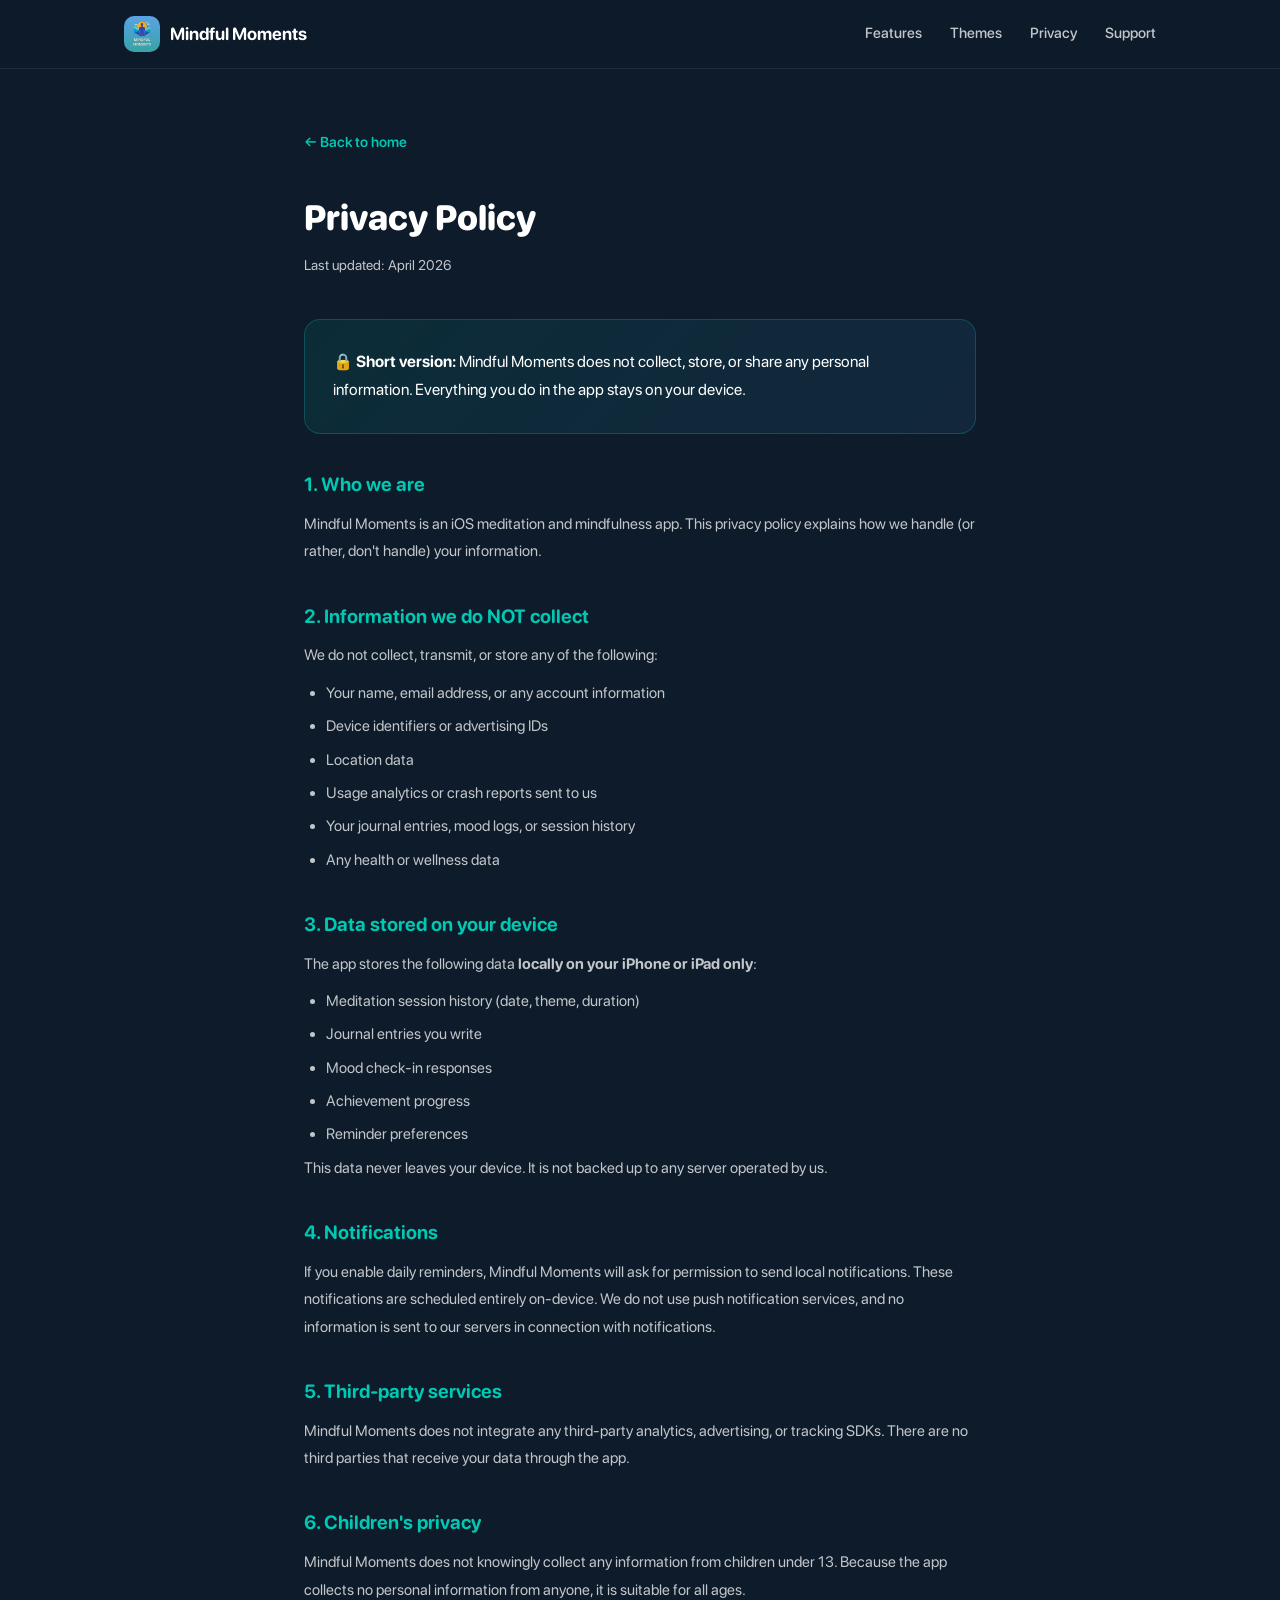
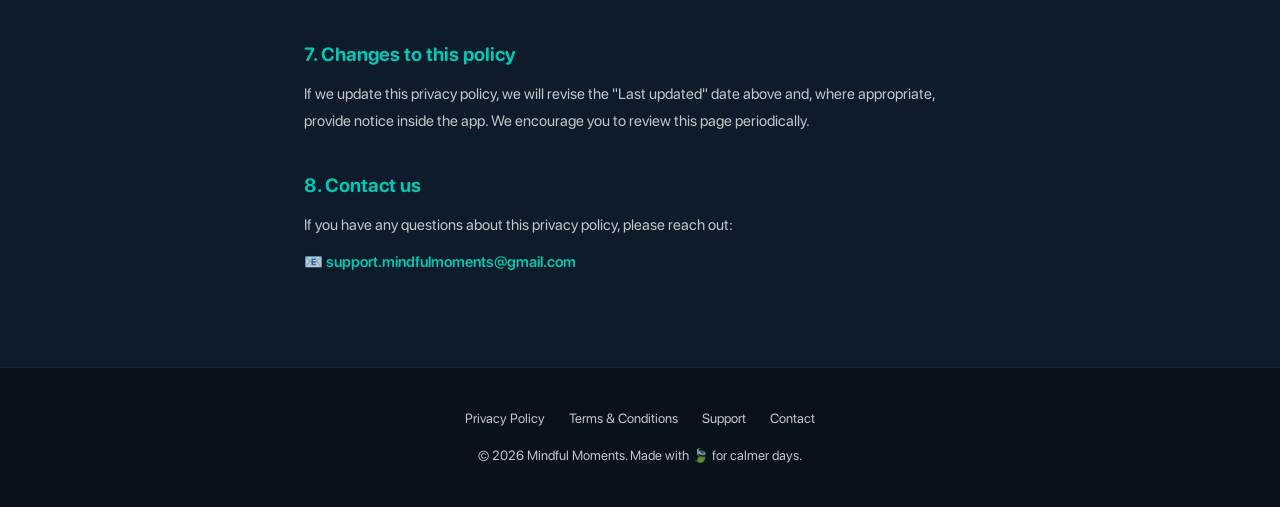
<file: website/website/privacy.html>
<!doctype html>
<html lang="en">
  <head>
    <meta charset="UTF-8" />
    <meta name="viewport" content="width=device-width, initial-scale=1.0" />
    <title>Privacy Policy — Mindful Moments</title>
    <meta
      name="description"
      content="Mindful Moments privacy policy. We collect no personal data. Everything stays on your device."
    />
    <link rel="stylesheet" href="style.css" />
    <style>
      .policy-wrap {
        max-width: 720px;
        margin: 0 auto;
        padding: 60px 24px 80px;
      }
      .policy-wrap h1 {
        font-size: 2.2rem;
        font-weight: 800;
        margin-bottom: 8px;
      }
      .policy-wrap .date {
        color: var(--text-muted);
        font-size: 0.88rem;
        margin-bottom: 40px;
      }
      .policy-wrap h2 {
        font-size: 1.2rem;
        font-weight: 700;
        margin: 36px 0 10px;
        color: var(--teal);
      }
      .policy-wrap p,
      .policy-wrap li {
        color: var(--text-muted);
        line-height: 1.8;
        font-size: 0.95rem;
        margin-bottom: 10px;
      }
      .policy-wrap ul {
        padding-left: 22px;
      }
      .policy-wrap ul li {
        margin-bottom: 6px;
      }
      .back-link {
        display: inline-flex;
        align-items: center;
        gap: 8px;
        color: var(--teal);
        font-weight: 600;
        font-size: 0.9rem;
        margin-bottom: 36px;
      }
      .back-link:hover {
        text-decoration: underline;
      }
      .highlight-box {
        background: linear-gradient(
          135deg,
          rgba(0, 200, 179, 0.1),
          rgba(74, 144, 226, 0.1)
        );
        border: 1px solid rgba(0, 200, 179, 0.25);
        border-radius: 16px;
        padding: 28px 28px;
        margin: 32px 0 0;
      }
      .highlight-box p {
        margin: 0;
        font-size: 1rem;
        color: var(--text-light);
      }
    </style>
  </head>
  <body>
    <!-- ── Navigation ── -->
    <nav>
      <div class="nav-inner">
        <div class="nav-logo">
          <img class="logo-icon" src="Images/Mindful_Moments_%20App_Icon.png" alt="Mindful Moments app icon" />
          Mindful Moments
        </div>
        <div class="nav-links">
          <a href="index.html#features">Features</a>
          <a href="index.html#themes">Themes</a>
          <a href="index.html#privacy">Privacy</a>
          <a href="index.html#support">Support</a>
        </div>
      </div>
    </nav>

    <div class="policy-wrap">
      <a href="index.html" class="back-link">← Back to home</a>

      <h1>Privacy Policy</h1>
      <p class="date">Last updated: April 2026</p>

      <div class="highlight-box">
        <p>
          🔒 <strong>Short version:</strong> Mindful Moments does not collect,
          store, or share any personal information. Everything you do in the app
          stays on your device.
        </p>
      </div>

      <h2>1. Who we are</h2>
      <p>
        Mindful Moments is an iOS meditation and mindfulness app. This privacy
        policy explains how we handle (or rather, don't handle) your
        information.
      </p>

      <h2>2. Information we do NOT collect</h2>
      <p>We do not collect, transmit, or store any of the following:</p>
      <ul>
        <li>Your name, email address, or any account information</li>
        <li>Device identifiers or advertising IDs</li>
        <li>Location data</li>
        <li>Usage analytics or crash reports sent to us</li>
        <li>Your journal entries, mood logs, or session history</li>
        <li>Any health or wellness data</li>
      </ul>

      <h2>3. Data stored on your device</h2>
      <p>
        The app stores the following data
        <strong>locally on your iPhone or iPad only</strong>:
      </p>
      <ul>
        <li>Meditation session history (date, theme, duration)</li>
        <li>Journal entries you write</li>
        <li>Mood check-in responses</li>
        <li>Achievement progress</li>
        <li>Reminder preferences</li>
      </ul>
      <p>
        This data never leaves your device. It is not backed up to any server
        operated by us.
      </p>

      <h2>4. Notifications</h2>
      <p>
        If you enable daily reminders, Mindful Moments will ask for permission
        to send local notifications. These notifications are scheduled entirely
        on-device. We do not use push notification services, and no information
        is sent to our servers in connection with notifications.
      </p>

      <h2>5. Third-party services</h2>
      <p>
        Mindful Moments does not integrate any third-party analytics,
        advertising, or tracking SDKs. There are no third parties that receive
        your data through the app.
      </p>

      <h2>6. Children's privacy</h2>
      <p>
        Mindful Moments does not knowingly collect any information from children
        under 13. Because the app collects no personal information from anyone,
        it is suitable for all ages.
      </p>

      <h2>7. Changes to this policy</h2>
      <p>
        If we update this privacy policy, we will revise the "Last updated" date
        above and, where appropriate, provide notice inside the app. We
        encourage you to review this page periodically.
      </p>

      <h2>8. Contact us</h2>
      <p>
        If you have any questions about this privacy policy, please reach out:
      </p>
      <p>
        📧
        <a
          href="mailto:support.mindfulmoments@gmail.com"
          style="color: var(--teal); font-weight: 600"
          >support.mindfulmoments@gmail.com</a
        >
      </p>
    </div>

    <!-- ── Footer ── -->
    <footer>
      <div class="container">
        <div class="footer-links">
          <a href="privacy.html">Privacy Policy</a>
          <a href="terms.html">Terms &amp; Conditions</a>
          <a href="index.html#support">Support</a>
          <a href="mailto:support.mindfulmoments@gmail.com">Contact</a>
        </div>
        <p>© 2026 Mindful Moments. Made with 🍃 for calmer days.</p>
      </div>
    </footer>
  </body>
</html>
</file>
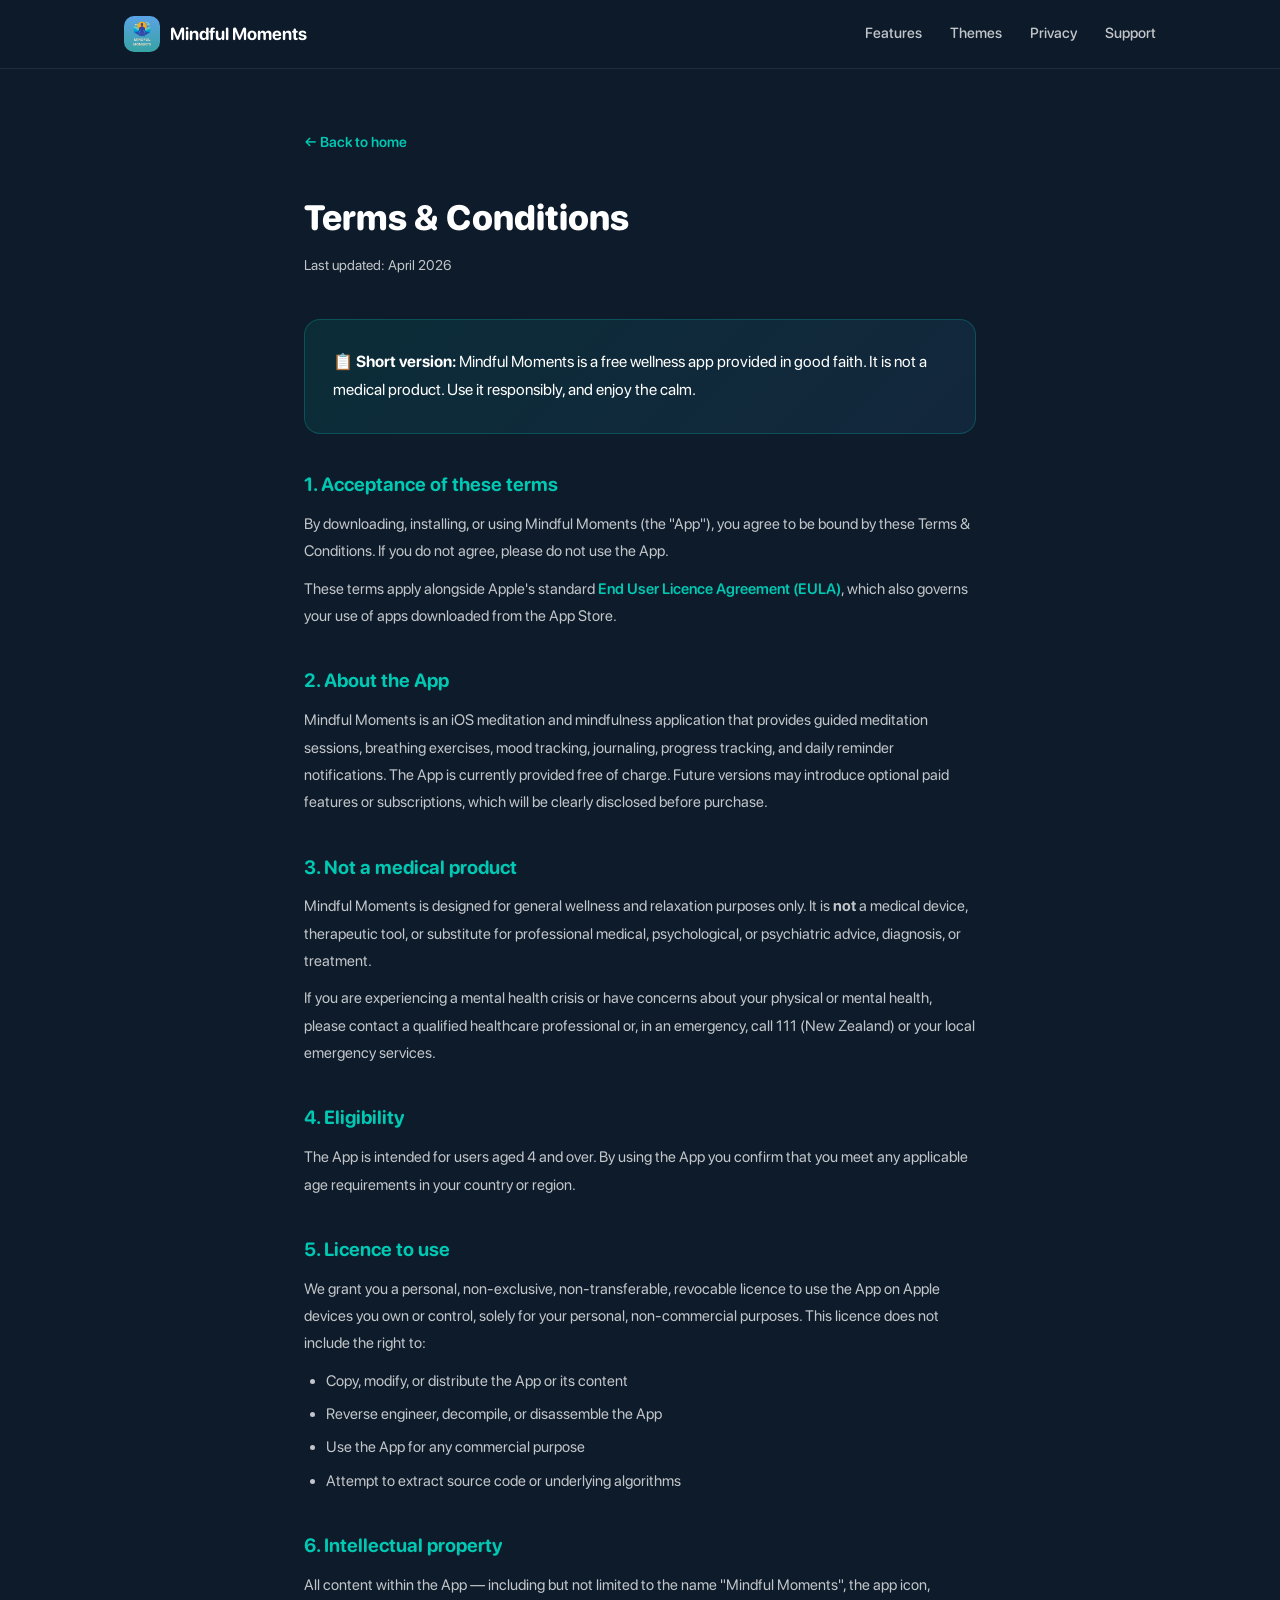
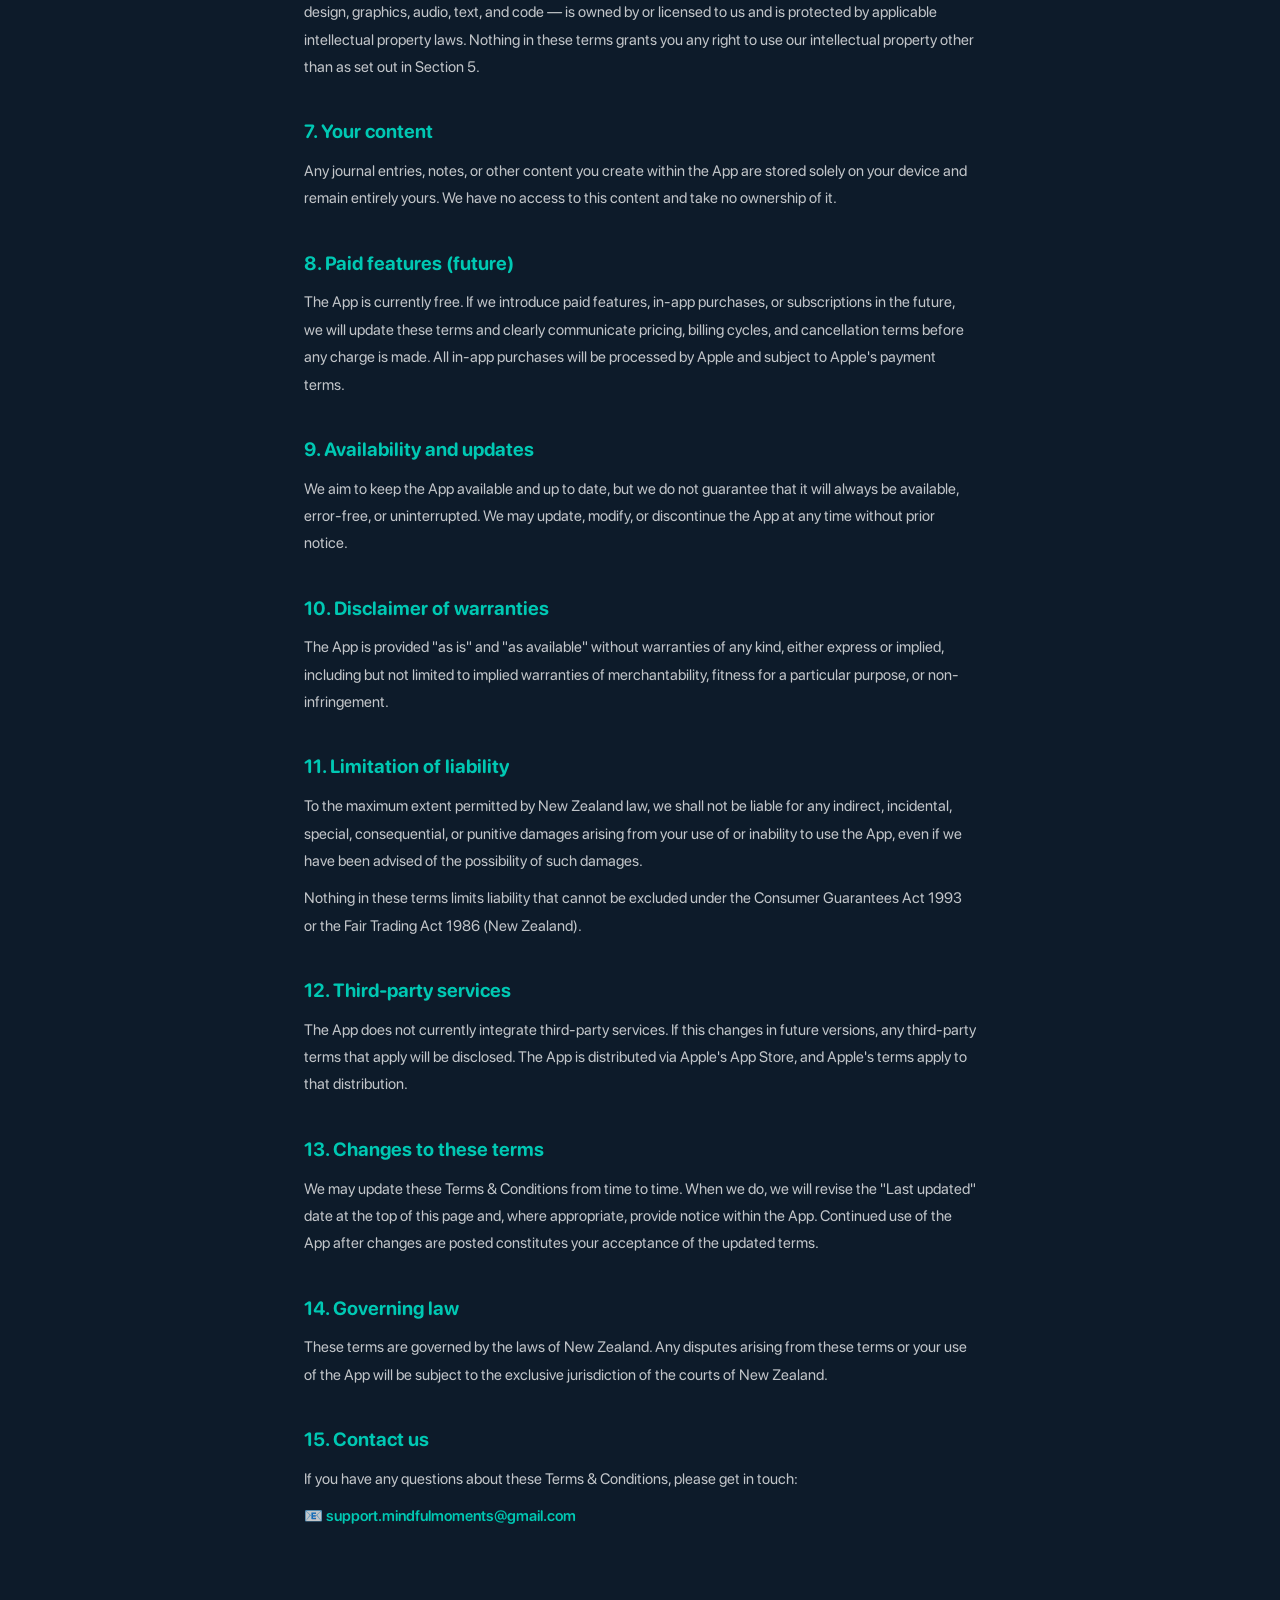
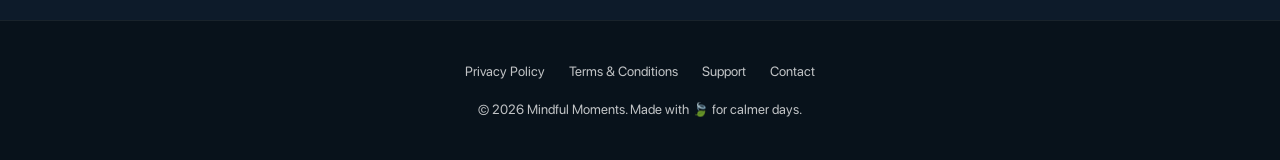
<file: website/website/terms.html>
<!DOCTYPE html>
<html lang="en">
<head>
  <meta charset="UTF-8" />
  <meta name="viewport" content="width=device-width, initial-scale=1.0" />
  <title>Terms & Conditions — Mindful Moments</title>
  <meta name="description" content="Terms and Conditions for Mindful Moments, a free iOS meditation and mindfulness app." />
  <link rel="stylesheet" href="style.css" />
  <style>
    .policy-wrap {
      max-width: 720px;
      margin: 0 auto;
      padding: 60px 24px 80px;
    }
    .policy-wrap h1 {
      font-size: 2.2rem;
      font-weight: 800;
      margin-bottom: 8px;
    }
    .policy-wrap .date {
      color: var(--text-muted);
      font-size: .88rem;
      margin-bottom: 40px;
    }
    .policy-wrap h2 {
      font-size: 1.2rem;
      font-weight: 700;
      margin: 36px 0 10px;
      color: var(--teal);
    }
    .policy-wrap p,
    .policy-wrap li {
      color: var(--text-muted);
      line-height: 1.8;
      font-size: .95rem;
      margin-bottom: 10px;
    }
    .policy-wrap ul { padding-left: 22px; }
    .policy-wrap ul li { margin-bottom: 6px; }
    .back-link {
      display: inline-flex;
      align-items: center;
      gap: 8px;
      color: var(--teal);
      font-weight: 600;
      font-size: .9rem;
      margin-bottom: 36px;
    }
    .back-link:hover { text-decoration: underline; }
    .highlight-box {
      background: linear-gradient(135deg, rgba(0,200,179,.10), rgba(74,144,226,.10));
      border: 1px solid rgba(0,200,179,.25);
      border-radius: 16px;
      padding: 28px;
      margin: 32px 0 0;
    }
    .highlight-box p { margin: 0; font-size: 1rem; color: var(--text-light); }
  </style>
</head>
<body>

  <!-- ── Navigation ── -->
  <nav>
    <div class="nav-inner">
      <div class="nav-logo">
        <img class="logo-icon" src="Images/Mindful_Moments_%20App_Icon.png" alt="Mindful Moments app icon" />
        Mindful Moments
      </div>
      <div class="nav-links">
        <a href="index.html#features">Features</a>
        <a href="index.html#themes">Themes</a>
        <a href="index.html#privacy">Privacy</a>
        <a href="index.html#support">Support</a>
      </div>
    </div>
  </nav>

  <div class="policy-wrap">
    <a href="index.html" class="back-link">← Back to home</a>

    <h1>Terms &amp; Conditions</h1>
    <p class="date">Last updated: April 2026</p>

    <div class="highlight-box">
      <p>📋 <strong>Short version:</strong> Mindful Moments is a free wellness app provided in good faith. It is not a medical product. Use it responsibly, and enjoy the calm.</p>
    </div>

    <h2>1. Acceptance of these terms</h2>
    <p>
      By downloading, installing, or using Mindful Moments (the "App"), you agree to be
      bound by these Terms &amp; Conditions. If you do not agree, please do not use the App.
    </p>
    <p>
      These terms apply alongside Apple's standard
      <a href="https://www.apple.com/legal/internet-services/itunes/dev/stdeula/" target="_blank" rel="noopener" style="color:var(--teal);font-weight:600;">End User Licence Agreement (EULA)</a>,
      which also governs your use of apps downloaded from the App Store.
    </p>

    <h2>2. About the App</h2>
    <p>
      Mindful Moments is an iOS meditation and mindfulness application that provides
      guided meditation sessions, breathing exercises, mood tracking, journaling, progress
      tracking, and daily reminder notifications. The App is currently provided free of
      charge. Future versions may introduce optional paid features or subscriptions, which
      will be clearly disclosed before purchase.
    </p>

    <h2>3. Not a medical product</h2>
    <p>
      Mindful Moments is designed for general wellness and relaxation purposes only.
      It is <strong>not</strong> a medical device, therapeutic tool, or substitute for
      professional medical, psychological, or psychiatric advice, diagnosis, or treatment.
    </p>
    <p>
      If you are experiencing a mental health crisis or have concerns about your physical
      or mental health, please contact a qualified healthcare professional or, in an
      emergency, call 111 (New Zealand) or your local emergency services.
    </p>

    <h2>4. Eligibility</h2>
    <p>
      The App is intended for users aged 4 and over. By using the App you confirm that
      you meet any applicable age requirements in your country or region.
    </p>

    <h2>5. Licence to use</h2>
    <p>
      We grant you a personal, non-exclusive, non-transferable, revocable licence to
      use the App on Apple devices you own or control, solely for your personal,
      non-commercial purposes. This licence does not include the right to:
    </p>
    <ul>
      <li>Copy, modify, or distribute the App or its content</li>
      <li>Reverse engineer, decompile, or disassemble the App</li>
      <li>Use the App for any commercial purpose</li>
      <li>Attempt to extract source code or underlying algorithms</li>
    </ul>

    <h2>6. Intellectual property</h2>
    <p>
      All content within the App — including but not limited to the name "Mindful Moments",
      the app icon, design, graphics, audio, text, and code — is owned by or licensed to
      us and is protected by applicable intellectual property laws. Nothing in these
      terms grants you any right to use our intellectual property other than as set out
      in Section 5.
    </p>

    <h2>7. Your content</h2>
    <p>
      Any journal entries, notes, or other content you create within the App are stored
      solely on your device and remain entirely yours. We have no access to this content
      and take no ownership of it.
    </p>

    <h2>8. Paid features (future)</h2>
    <p>
      The App is currently free. If we introduce paid features, in-app purchases, or
      subscriptions in the future, we will update these terms and clearly communicate
      pricing, billing cycles, and cancellation terms before any charge is made. All
      in-app purchases will be processed by Apple and subject to Apple's payment terms.
    </p>

    <h2>9. Availability and updates</h2>
    <p>
      We aim to keep the App available and up to date, but we do not guarantee that
      it will always be available, error-free, or uninterrupted. We may update,
      modify, or discontinue the App at any time without prior notice.
    </p>

    <h2>10. Disclaimer of warranties</h2>
    <p>
      The App is provided "as is" and "as available" without warranties of any kind,
      either express or implied, including but not limited to implied warranties of
      merchantability, fitness for a particular purpose, or non-infringement.
    </p>

    <h2>11. Limitation of liability</h2>
    <p>
      To the maximum extent permitted by New Zealand law, we shall not be liable for
      any indirect, incidental, special, consequential, or punitive damages arising
      from your use of or inability to use the App, even if we have been advised of
      the possibility of such damages.
    </p>
    <p>
      Nothing in these terms limits liability that cannot be excluded under the
      Consumer Guarantees Act 1993 or the Fair Trading Act 1986 (New Zealand).
    </p>

    <h2>12. Third-party services</h2>
    <p>
      The App does not currently integrate third-party services. If this changes in
      future versions, any third-party terms that apply will be disclosed. The App is
      distributed via Apple's App Store, and Apple's terms apply to that distribution.
    </p>

    <h2>13. Changes to these terms</h2>
    <p>
      We may update these Terms &amp; Conditions from time to time. When we do, we will
      revise the "Last updated" date at the top of this page and, where appropriate,
      provide notice within the App. Continued use of the App after changes are posted
      constitutes your acceptance of the updated terms.
    </p>

    <h2>14. Governing law</h2>
    <p>
      These terms are governed by the laws of New Zealand. Any disputes arising from
      these terms or your use of the App will be subject to the exclusive jurisdiction
      of the courts of New Zealand.
    </p>

    <h2>15. Contact us</h2>
    <p>If you have any questions about these Terms &amp; Conditions, please get in touch:</p>
    <p>
      📧 <a href="mailto:support.mindfulmoments@gmail.com" style="color:var(--teal);font-weight:600;">support.mindfulmoments@gmail.com</a>
    </p>
  </div>

  <!-- ── Footer ── -->
  <footer>
    <div class="container">
      <div class="footer-links">
        <a href="privacy.html">Privacy Policy</a>
        <a href="terms.html">Terms &amp; Conditions</a>
        <a href="index.html#support">Support</a>
        <a href="mailto:support.mindfulmoments@gmail.com">Contact</a>
      </div>
      <p>© 2026 Mindful Moments. Made with 🍃 for calmer days.</p>
    </div>
  </footer>

</body>
</html>
</file>
<file: website/website/style.css>
/* =============================================
   Mindful Moments — Website stylesheet
   Colour palette mirrors the app's teal/blue
   gradient and SF Rounded aesthetic.
   ============================================= */

/* ── SF Pro Rounded font faces ── */
@font-face {
  font-family: 'SF Pro Rounded';
  src: url('Fonts/SF-Pro-Rounded-Regular.otf') format('opentype');
  font-weight: 400;
  font-style: normal;
  font-display: swap;
}
@font-face {
  font-family: 'SF Pro Rounded';
  src: url('Fonts/SF-Pro-Rounded-Medium.otf') format('opentype');
  font-weight: 500;
  font-style: normal;
  font-display: swap;
}
@font-face {
  font-family: 'SF Pro Rounded';
  src: url('Fonts/SF-Pro-Rounded-Semibold.otf') format('opentype');
  font-weight: 600;
  font-style: normal;
  font-display: swap;
}
@font-face {
  font-family: 'SF Pro Rounded';
  src: url('Fonts/SF-Pro-Rounded-Bold.otf') format('opentype');
  font-weight: 700;
  font-style: normal;
  font-display: swap;
}
@font-face {
  font-family: 'SF Pro Rounded';
  src: url('Fonts/SF-Pro-Rounded-Heavy.otf') format('opentype');
  font-weight: 800;
  font-style: normal;
  font-display: swap;
}
@font-face {
  font-family: 'SF Pro Rounded';
  src: url('Fonts/SF-Pro-Rounded-Black.otf') format('opentype');
  font-weight: 900;
  font-style: normal;
  font-display: swap;
}

:root {
  --teal:        #00c8b3;
  --teal-dark:   #00a090;
  --blue:        #4a90e2;
  --grad-start:  #5ba4e6;
  --grad-end:    #38c8b3;
  --dark-bg:     #0d1b2a;
  --card-bg:     rgba(255,255,255,0.10);
  --card-border: rgba(255,255,255,0.22);
  --text-light:  #ffffff;
  --text-muted:  rgba(255,255,255,0.75);
  --text-dark:   #0f2027;
  --radius:      20px;
  --radius-sm:   12px;
  --shadow:      0 12px 40px rgba(0,0,0,0.18);
}

/* ── Reset ── */
*, *::before, *::after { box-sizing: border-box; margin: 0; padding: 0; }
html { scroll-behavior: smooth; }
body {
  font-family: 'SF Pro Rounded', system-ui, sans-serif;
  background: var(--dark-bg);
  color: var(--text-light);
  line-height: 1.6;
  -webkit-font-smoothing: antialiased;
}
a { color: inherit; text-decoration: none; }
img { max-width: 100%; display: block; }

/* ── Layout helpers ── */
.container {
  max-width: 1080px;
  margin: 0 auto;
  padding: 0 24px;
}
section { padding: 80px 0; }

/* ── Buttons ── */
.btn {
  display: inline-flex;
  align-items: center;
  gap: 10px;
  padding: 14px 30px;
  border-radius: 50px;
  font-size: 1rem;
  font-weight: 600;
  cursor: pointer;
  transition: transform .2s, box-shadow .2s;
  border: none;
}
.btn:hover { transform: translateY(-2px); box-shadow: 0 8px 28px rgba(0,200,179,.35); }
.btn-primary {
  background: linear-gradient(135deg, var(--teal), var(--blue));
  color: #fff;
}
.btn-ghost {
  background: var(--card-bg);
  color: #fff;
  border: 1px solid var(--card-border);
  backdrop-filter: blur(12px);
}

/* ── Nav ── */
nav {
  position: sticky;
  top: 0;
  z-index: 100;
  background: rgba(13,27,42,.72);
  backdrop-filter: blur(20px);
  border-bottom: 1px solid rgba(255,255,255,.08);
}
.nav-inner {
  display: flex;
  align-items: center;
  justify-content: space-between;
  padding: 16px 24px;
  max-width: 1080px;
  margin: 0 auto;
}
.nav-logo {
  display: flex;
  align-items: center;
  gap: 10px;
  font-size: 1.1rem;
  font-weight: 700;
}
.nav-logo .logo-icon {
  width: 36px;
  height: 36px;
  border-radius: 10px;
  object-fit: cover;
  display: block;
  flex-shrink: 0;
}
.nav-links { display: flex; gap: 28px; font-size: .92rem; font-weight: 500; }
.nav-links a { color: var(--text-muted); transition: color .2s; }
.nav-links a:hover { color: #fff; }

/* ── Hero ── */
.hero {
  position: relative;
  overflow: hidden;
  padding: 120px 0 100px;
  text-align: center;
}
.hero::before {
  content: '';
  position: absolute;
  inset: 0;
  background: radial-gradient(ellipse 80% 60% at 50% 0%, rgba(0,200,179,.22) 0%, transparent 70%),
              linear-gradient(180deg, rgba(90,164,230,.14) 0%, transparent 60%);
  pointer-events: none;
}
.hero-badge {
  display: inline-block;
  background: rgba(0,200,179,.15);
  border: 1px solid rgba(0,200,179,.35);
  color: var(--teal);
  font-size: .8rem;
  font-weight: 600;
  letter-spacing: .06em;
  text-transform: uppercase;
  padding: 6px 16px;
  border-radius: 50px;
  margin-bottom: 28px;
}
.hero h1 {
  font-size: clamp(2.4rem, 6vw, 4rem);
  font-weight: 800;
  line-height: 1.12;
  letter-spacing: -.02em;
  margin-bottom: 22px;
}
.hero h1 span {
  background: linear-gradient(90deg, var(--teal), var(--blue));
  -webkit-background-clip: text;
  -webkit-text-fill-color: transparent;
  background-clip: text;
}
.hero p {
  font-size: 1.15rem;
  color: var(--text-muted);
  max-width: 560px;
  margin: 0 auto 40px;
}
.hero-cta { display: flex; justify-content: center; gap: 14px; flex-wrap: wrap; }

/* app store badge placeholder */
.badge-wrap {
  display: inline-flex;
  align-items: center;
  gap: 8px;
  padding: 11px 22px;
  border-radius: 12px;
  background: rgba(255,255,255,.08);
  border: 1px solid rgba(255,255,255,.16);
  font-size: .88rem;
  font-weight: 600;
  color: var(--text-muted);
  cursor: default;
}
.badge-wrap .badge-icon { font-size: 1.4rem; }

/* mockup phones */
.hero-phones {
  position: relative;
  display: flex;
  justify-content: flex-start;
  align-items: center;
  gap: 24px;
  margin-top: 72px;
  padding: 16px 40px 24px;
  overflow-x: auto;
  scroll-snap-type: x mandatory;
  scrollbar-width: none;
  -webkit-overflow-scrolling: touch;
}
.hero-phones::-webkit-scrollbar { display: none; }
.phone-card {
  width: 155px;
  height: 305px;
  border-radius: 32px;
  border: 2px solid rgba(255,255,255,.15);
  background: var(--card-bg);
  backdrop-filter: blur(16px);
  box-shadow: var(--shadow);
  display: flex;
  flex-direction: column;
  align-items: center;
  justify-content: center;
  gap: 10px;
  color: var(--text-muted);
  font-size: .78rem;
  text-align: center;
  padding: 16px;
  transition: transform .3s ease;
}
.phone-card.phone-screenshot {
  width: 480px;
  flex-shrink: 0;
  scroll-snap-align: center;
  height: auto;
  padding: 0;
  overflow: visible;
  background: none;
  border: none;
  border-radius: 0;
  backdrop-filter: none;
  box-shadow: none;
}
.phone-card.phone-screenshot img {
  width: 100%;
  height: auto;
  display: block;
  border-radius: 16px;
  filter: drop-shadow(0 20px 48px rgba(0,0,0,.45));
}
.phone-card:hover { transform: translateY(-8px); }
.phone-card.center { transform: translateY(-36px); z-index: 2; }
.phone-card.center:hover { transform: translateY(-46px); }
.phone-card.phone-screenshot {
  transition: transform .45s cubic-bezier(0.34, 1.56, 0.64, 1),
              filter .45s ease;
}
.phone-card.phone-screenshot:hover {
  transform: translateY(-18px);
  filter: drop-shadow(0 32px 56px rgba(0,0,0,.55));
}
.phone-card.phone-screenshot.center { transform: none; }
.phone-card.phone-screenshot.center:hover { transform: translateY(-18px); }
.phone-card .screen-icon { font-size: 2.6rem; }
.phone-card .screen-label { font-weight: 600; color: #fff; font-size: .86rem; }

/* ── Themes grid ── */
.themes-section { background: rgba(255,255,255,.025); }
.themes-section h2 { text-align: center; font-size: 2rem; font-weight: 800; margin-bottom: 12px; }
.themes-section .sub { text-align: center; color: var(--text-muted); margin-bottom: 52px; font-size: 1rem; }
.themes-grid {
  display: grid;
  grid-template-columns: repeat(auto-fit, minmax(160px, 1fr));
  gap: 16px;
}
.theme-card {
  background: var(--card-bg);
  border: 1px solid var(--card-border);
  border-radius: var(--radius);
  padding: 28px 16px 22px;
  text-align: center;
  backdrop-filter: blur(12px);
  transition: transform .2s, box-shadow .2s;
}
.theme-card:hover { transform: translateY(-4px); box-shadow: 0 16px 40px rgba(0,0,0,.28); }
.theme-icon {
  width: 62px;
  height: 62px;
  border-radius: 50%;
  margin: 0 auto 14px;
  display: flex;
  align-items: center;
  justify-content: center;
  font-size: 1.7rem;
}
.theme-card h3 { font-size: .98rem; font-weight: 700; margin-bottom: 6px; }
.theme-card p  { font-size: .78rem; color: var(--text-muted); line-height: 1.5; }
/* per-theme accent colours */
.t-calm        .theme-icon { background: rgba(0,200,179,.22);  }
.t-sleep       .theme-icon { background: rgba(97,85,245,.22);  }
.t-focus       .theme-icon { background: rgba(0,136,255,.22);  }
.t-stress      .theme-icon { background: rgba(255,45,85,.22);  }
.t-energy      .theme-icon { background: rgba(255,141,40,.22); }
.t-gratitude   .theme-icon { background: rgba(255,204,0,.22);  }

/* ── Features ── */
.features-grid {
  display: grid;
  grid-template-columns: repeat(auto-fit, minmax(260px, 1fr));
  gap: 20px;
}
.feature-card {
  background: var(--card-bg);
  border: 1px solid var(--card-border);
  border-radius: var(--radius);
  padding: 28px 24px;
  backdrop-filter: blur(12px);
  transition: transform .2s;
}
.feature-card:hover { transform: translateY(-4px); }
.feature-icon {
  width: 50px;
  height: 50px;
  border-radius: 14px;
  background: linear-gradient(135deg, var(--teal), var(--blue));
  display: flex;
  align-items: center;
  justify-content: center;
  font-size: 1.4rem;
  margin-bottom: 16px;
}
.feature-card h3 { font-size: 1rem; font-weight: 700; margin-bottom: 8px; }
.feature-card p  { font-size: .88rem; color: var(--text-muted); line-height: 1.6; }
.section-title { text-align: center; font-size: 2rem; font-weight: 800; margin-bottom: 12px; }
.section-sub   { text-align: center; color: var(--text-muted); margin-bottom: 52px; font-size: 1rem; }

/* ── Privacy highlight ── */
.privacy-banner {
  background: linear-gradient(135deg, rgba(0,200,179,.12), rgba(74,144,226,.12));
  border: 1px solid rgba(0,200,179,.25);
  border-radius: var(--radius);
  padding: 48px;
  text-align: center;
}
.privacy-banner .lock { font-size: 3rem; margin-bottom: 16px; }
.privacy-banner h2 { font-size: 1.7rem; font-weight: 800; margin-bottom: 12px; }
.privacy-banner p  { color: var(--text-muted); max-width: 540px; margin: 0 auto 24px; }
.privacy-points {
  display: flex;
  justify-content: center;
  gap: 24px;
  flex-wrap: wrap;
  margin-top: 8px;
}
.privacy-point {
  display: flex;
  align-items: center;
  gap: 8px;
  font-size: .9rem;
  color: var(--teal);
  font-weight: 600;
}

/* ── Support ── */
.support-section { text-align: center; }
.support-section h2 { font-size: 2rem; font-weight: 800; margin-bottom: 12px; }
.support-section p  { color: var(--text-muted); margin-bottom: 32px; }
.support-email {
  display: inline-flex;
  align-items: center;
  gap: 10px;
  padding: 16px 32px;
  border-radius: 50px;
  background: linear-gradient(135deg, var(--teal), var(--blue));
  font-weight: 700;
  font-size: 1.05rem;
  color: #fff;
  transition: transform .2s, box-shadow .2s;
}
.support-email:hover { transform: translateY(-2px); box-shadow: 0 8px 28px rgba(0,200,179,.4); }
.faq { max-width: 640px; margin: 52px auto 0; text-align: left; }
.faq h3 { font-size: 1.3rem; font-weight: 700; margin-bottom: 24px; text-align: center; }
.faq-item { margin-bottom: 18px; }
.faq-item summary {
  font-weight: 600;
  cursor: pointer;
  list-style: none;
  display: flex;
  justify-content: space-between;
  align-items: center;
  padding: 16px 20px;
  background: var(--card-bg);
  border: 1px solid var(--card-border);
  border-radius: var(--radius-sm);
  backdrop-filter: blur(8px);
}
.faq-item summary::-webkit-details-marker { display: none; }
.faq-item summary::after { content: '+'; font-size: 1.2rem; color: var(--teal); }
.faq-item[open] summary::after { content: '−'; }
.faq-item p {
  padding: 14px 20px 16px;
  color: var(--text-muted);
  font-size: .9rem;
  line-height: 1.7;
  background: rgba(255,255,255,.04);
  border: 1px solid var(--card-border);
  border-top: none;
  border-radius: 0 0 var(--radius-sm) var(--radius-sm);
}

/* ── Footer ── */
footer {
  background: rgba(0,0,0,.35);
  border-top: 1px solid rgba(255,255,255,.07);
  padding: 40px 0;
  text-align: center;
  font-size: .84rem;
  color: var(--text-muted);
}
footer .footer-links { display: flex; justify-content: center; gap: 24px; margin-bottom: 16px; }
footer .footer-links a { transition: color .2s; }
footer .footer-links a:hover { color: var(--teal); }

/* ── Lightbox ── */
#lightbox {
  display: none;
  position: fixed;
  inset: 0;
  z-index: 1000;
  background: rgba(0,0,0,.85);
  backdrop-filter: blur(12px);
  align-items: center;
  justify-content: center;
  cursor: zoom-out;
  opacity: 0;
  transition: opacity .3s ease;
}
#lightbox.open {
  display: flex;
  opacity: 1;
}
#lightbox-img {
  max-width: 90vw;
  max-height: 88vh;
  border-radius: 20px;
  box-shadow: 0 32px 80px rgba(0,0,0,.6);
  transform: scale(0.92);
  transition: transform .35s cubic-bezier(0.34, 1.56, 0.64, 1);
  cursor: default;
}
#lightbox.open #lightbox-img {
  transform: scale(1);
}
#lightbox-close {
  position: fixed;
  top: 24px;
  right: 28px;
  background: rgba(255,255,255,.12);
  border: 1px solid rgba(255,255,255,.22);
  color: #fff;
  font-size: 1.1rem;
  width: 40px;
  height: 40px;
  border-radius: 50%;
  cursor: pointer;
  display: flex;
  align-items: center;
  justify-content: center;
  transition: background .2s;
  z-index: 1001;
}
#lightbox-close:hover { background: rgba(255,255,255,.25); }
.phone-card.phone-screenshot { cursor: zoom-in; }

/* ── Responsive ── */
@media (max-width: 640px) {
  nav .nav-links { display: none; }
  .hero h1 { font-size: 2.2rem; }
  .hero-phones { height: auto; flex-direction: column; align-items: center; }
  .phone-card.center { transform: none; }
  section { padding: 56px 0; }
  .privacy-banner { padding: 32px 20px; }
}
</file>
